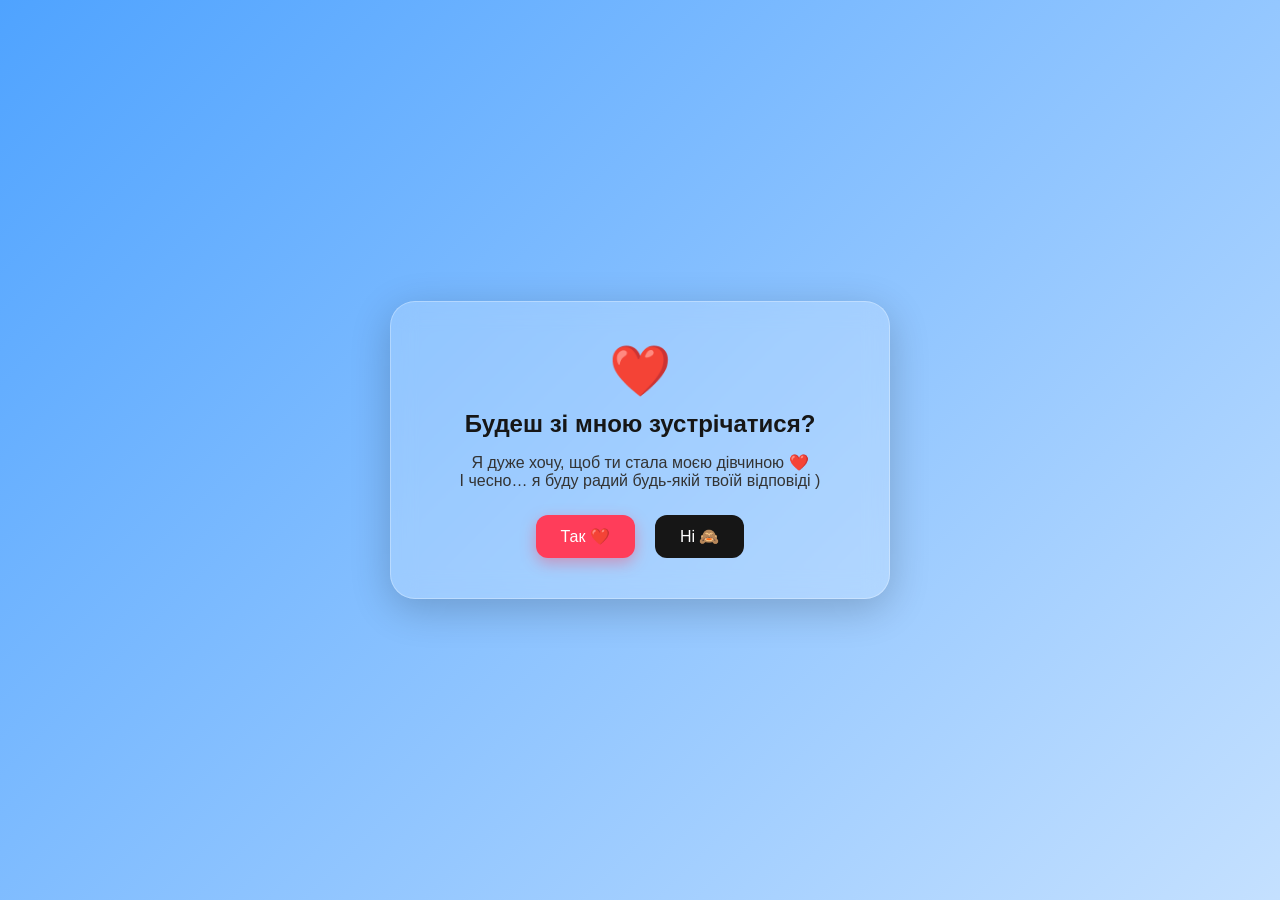
<file: index.html>
<!DOCTYPE html>
<html lang="uk">
<head>
    <meta charset="UTF-8">
    <meta name="viewport" content="width=device-width, initial-scale=1.0">
    <title>❤️ Для тебе ❤️</title>

    <link rel="stylesheet" href="style.css">
</head>
<body>

<div class="background"></div>

<div class="hearts"></div>

<div class="question-box">

    <h1>❤️</h1>

    <h2>Будеш зі мною зустрічатися?</h2>

    <p>
       Я дуже хочу, щоб ти стала моєю дівчиною ❤️ <br> І чесно… я буду радий будь-якій твоїй відповіді )
    </p>

    <div class="buttons">

        <button id="yesBtn">
            Так ❤️
        </button>

        <button id="noBtn">
            Ні 🙈
        </button>

    </div>

</div>

<script src="script.js"></script>

</body>
</html>
</file>
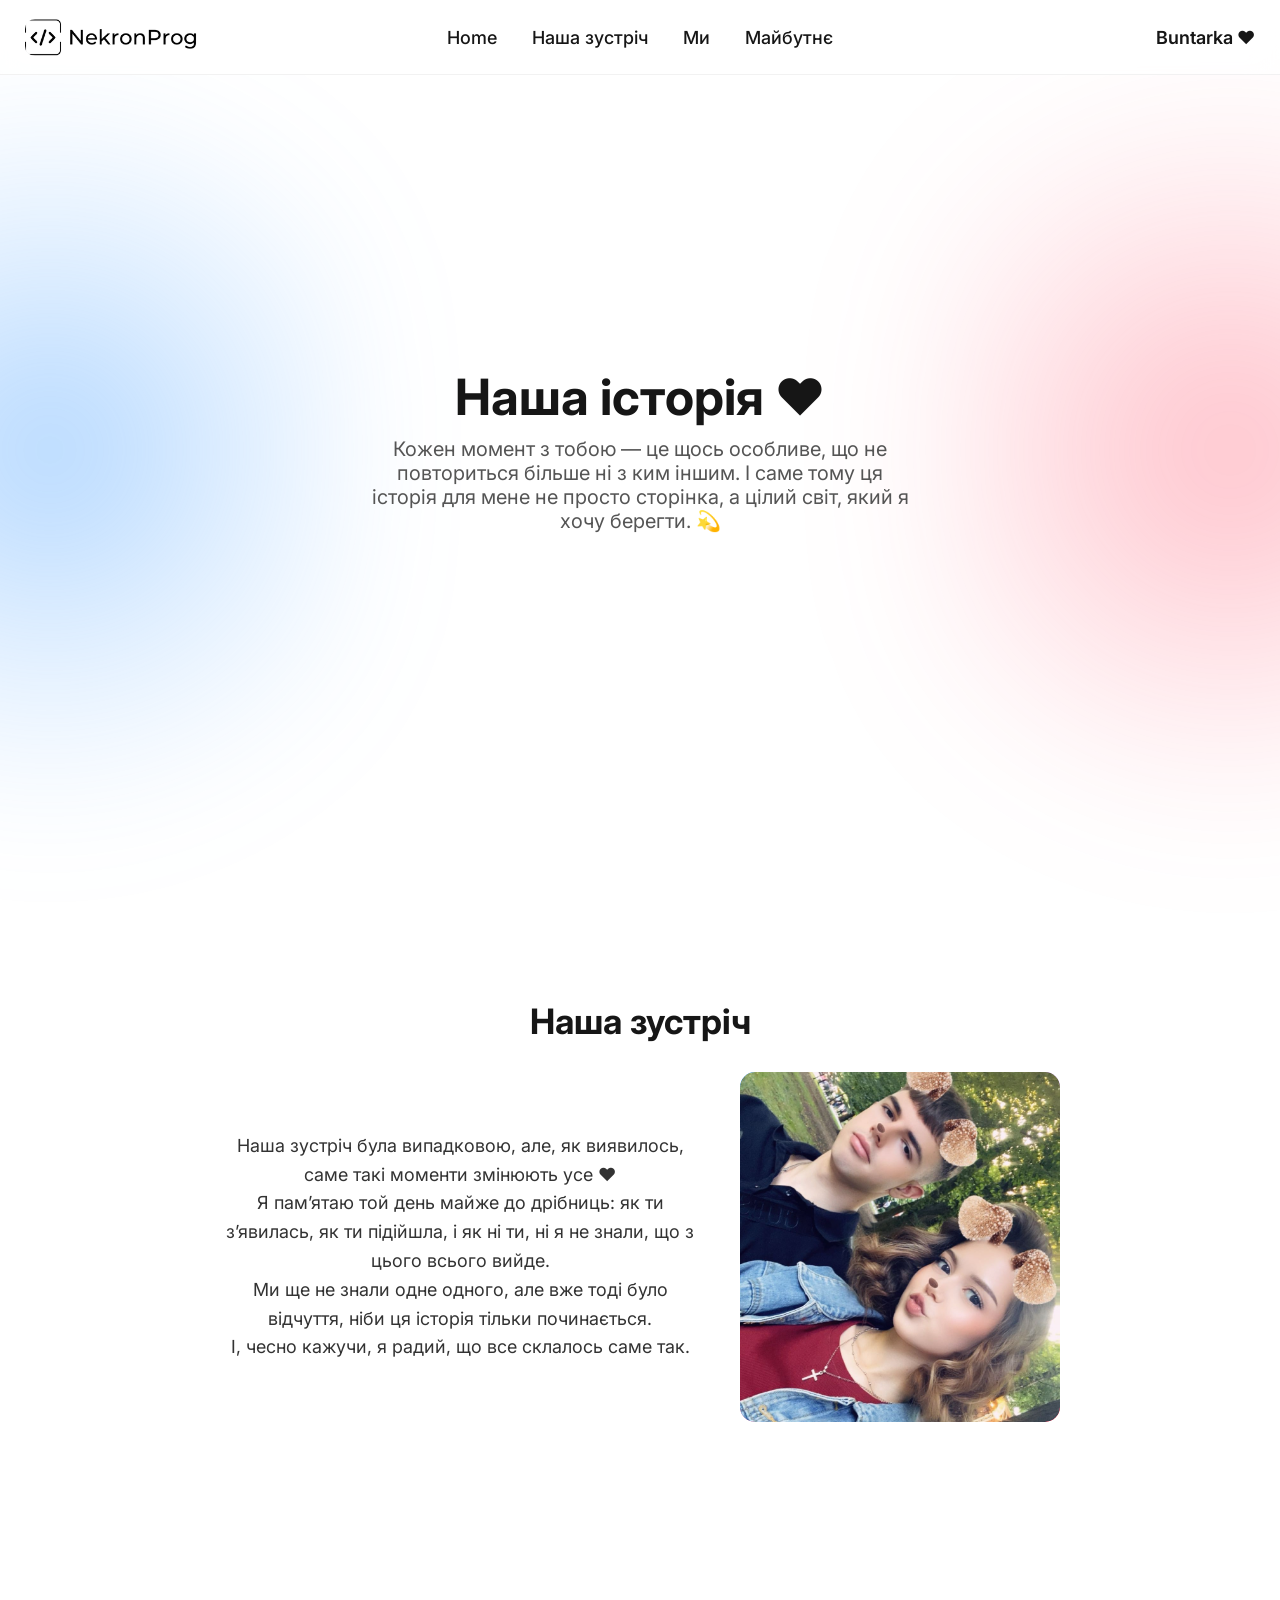
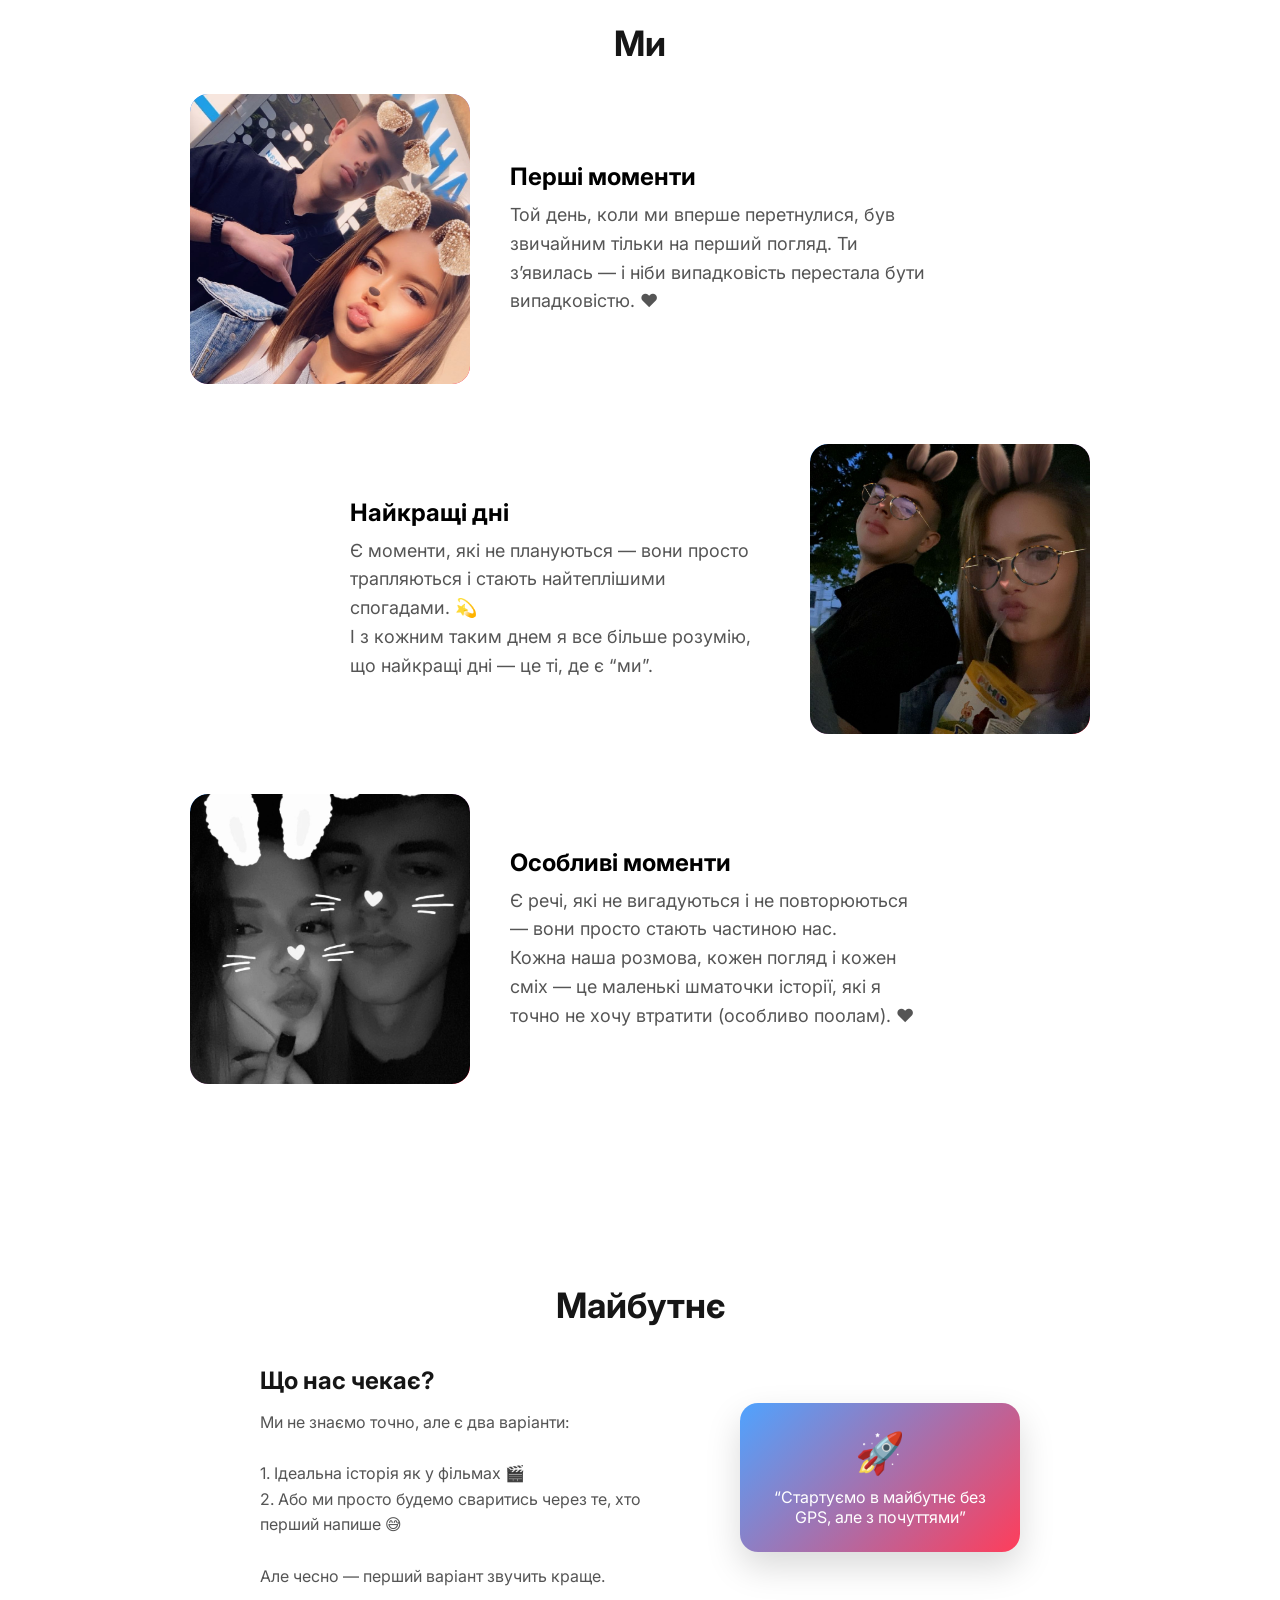
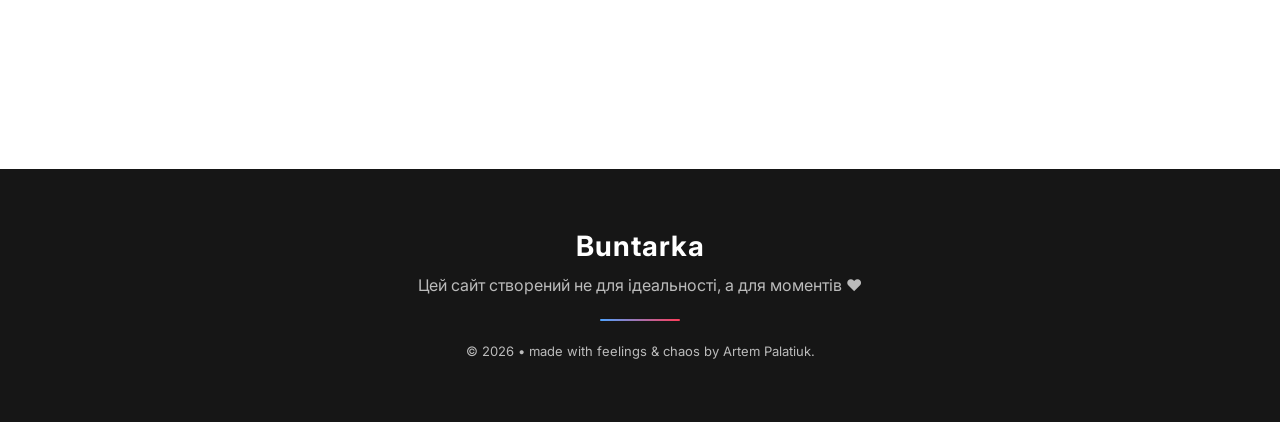
<file: main.html>
<!DOCTYPE html>
<html lang="uk">
<head>
    <meta charset="UTF-8">
    <meta name="viewport" content="width=device-width, initial-scale=1.0">
    <title>Наша історія ❤️</title>

    <!-- FONT -->
    <link rel="preconnect" href="https://fonts.googleapis.com">
    <link rel="preconnect" href="https://fonts.gstatic.com" crossorigin>
    <link href="https://fonts.googleapis.com/css2?family=Poppins:wght@300;400;500;600;700&display=swap" rel="stylesheet">

    <!-- CSS -->
    <link rel="stylesheet" href="main.css">
</head>

<body>

<!-- ================= HEADER ================= -->
<header class="header">

    <!-- LEFT LOGO -->
    <div class="logo">
        <img src="images/NekronProg.png" alt="logo">
    </div>

    <!-- CENTER NAV -->
    <nav class="nav-center">
        <a href="#home">Home</a>
        <a href="#meet">Наша зустріч</a>
        <a href="#we">Ми</a>
        <a href="#future">Майбутнє</a>
    </nav>

    <!-- RIGHT TEXT -->
    <div class="brand-text">
        Buntarka ❤️
    </div>

</header>

<!-- ================= HERO ================= -->
<section id="home" class="hero">
    <h1>Наша історія ❤️</h1>
    <p>Кожен момент з тобою — це щось особливе, що не повториться більше ні з ким іншим.
І саме тому ця історія для мене не просто сторінка, а цілий світ, який я хочу берегти. 💫</p>
</section>

<!-- ================= MEET ================= -->
<section id="meet" class="section">
    <h2>Наша зустріч</h2>

    <div class="block">
        <div class="text">
            <p>
    Наша зустріч була випадковою, але, як виявилось, саме такі моменти змінюють усе ❤️<br>Я пам’ятаю той день майже до дрібниць: як ти з’явилась, як ти підійшла, і як ні ти, ні я не знали, що з цього всього вийде.<br>Ми ще не знали одне одного, але вже тоді було відчуття, ніби ця історія тільки починається.<br>І, чесно кажучи, я радий, що все склалось саме так.
</p>
        </div>

        <div class="img-placeholder">
            <img src="images/IMG_7704.JPG" alt="meeting photo">
        </div>
    </div>
</section>

<!-- ================= WE ================= -->
<section id="we" class="section">
    <h2>Ми</h2>

    <div class="we-wrapper">

        <div class="we-item">
            <div class="we-img">
                <img src="images/IMG_7583.JPG" alt="photo1">
            </div>
            <div class="we-text">
                <h3>Перші моменти</h3>
                <p>Той день, коли ми вперше перетнулися, був звичайним тільки на перший погляд.
                Ти з’явилась — і ніби випадковість перестала бути випадковістю. ❤️</p>
            </div>
        </div>

        <div class="we-item reverse">
            <div class="we-img">
                <img src="images/IMG_7579.JPG" alt="photo2">
            </div>
            <div class="we-text">
                <h3>Найкращі дні</h3>
                <p>Є моменти, які не плануються — вони просто трапляються і стають найтеплішими спогадами. 💫 <br>
                  І з кожним таким днем я все більше розумію, що найкращі дні — це ті, де є “ми”.</p>
            </div>
        </div>

        <div class="we-item">
            <div class="we-img">
                <img src="images/IMG_7684.JPG" alt="photo3">
            </div>
            <div class="we-text">
                <h3>Особливі моменти</h3>
                <p>Є речі, які не вигадуються і не повторюються — вони просто стають частиною нас. <br>
Кожна наша розмова, кожен погляд і кожен сміх — це маленькі шматочки історії, які я точно не хочу втратити (особливо поолам). ❤️</p>
            </div>
        </div>

    </div>
</section>

<!-- ================= FUTURE ================= -->
<section id="future" class="section future">

    <h2>Майбутнє</h2>

    <div class="future-box">

        <div class="future-text">
            <h3>Що нас чекає?</h3>
            <p>
                Ми не знаємо точно, але є два варіанти:<br><br>
                1. Ідеальна історія як у фільмах 🎬<br>
                2. Або ми просто будемо сваритись через те, хто перший напише 😅<br><br>

                Але чесно — перший варіант звучить краще.
            </p>
        </div>

        <div class="future-card">
            <div class="future-icon">🚀</div>
            <p>“Стартуємо в майбутнє без GPS, але з почуттями”</p>
        </div>

    </div>

</section>

<!-- ================= FOOTER ================= -->
<footer class="footer">

    <div class="footer-content">

        <h3>Buntarka</h3>

        <p>Цей сайт створений не для ідеальності, а для моментів ❤️</p>

        <div class="footer-line"></div>

        <p class="footer-small">
            © 2026 • made with feelings & chaos by Artem Palatiuk.
        </p>

    </div>

</footer>

<script src="main.js"></script>

</body>
</html>
</file>
<file: style.css>
/* =========================
   RESET
========================= */
* {
    margin: 0;
    padding: 0;
    box-sizing: border-box;
    font-family: Arial, sans-serif;
}

/* =========================
   BODY
========================= */
body {
    height: 100vh;
    overflow: hidden;

    display: flex;
    justify-content: center;
    align-items: center;

    background: linear-gradient(135deg, #4fa3ff, #ffffff, #ff3d5a);
    background-size: 300% 300%;
    animation: bgMove 8s ease infinite alternate;
}

@keyframes bgMove {
    0% { background-position: 0% 50%; }
    100% { background-position: 100% 50%; }
}

/* =========================
   HEARTS
========================= */
.hearts {
    position: absolute;
    width: 100%;
    height: 100%;
    pointer-events: none;
    top: 0;
    left: 0;
    overflow: hidden;
}

.heart {
    position: absolute;
    color: #ff3d5a;
    font-size: 20px;
    animation: floatUp 4s linear forwards;
    opacity: 0.8;
}

@keyframes floatUp {
    0% { transform: translateY(100vh); opacity: 0; }
    50% { opacity: 1; }
    100% { transform: translateY(-10vh); opacity: 0; }
}

/* =========================
   QUESTION BOX
========================= */
.question-box {
    width: 90%;
    max-width: 500px;
    padding: 40px;
    text-align: center;

    background: rgba(255,255,255,0.2);
    border: 1px solid rgba(255,255,255,0.3);
    backdrop-filter: blur(12px);

    border-radius: 25px;
    box-shadow: 0 10px 40px rgba(0,0,0,0.2);

    position: relative;

    transition:
        left 0.65s cubic-bezier(0.25, 1, 0.5, 1),
        top 0.65s cubic-bezier(0.25, 1, 0.5, 1),
        transform 0.4s ease;
}

/* TEXT */
.question-box h1 {
    font-size: 50px;
    margin-bottom: 10px;
}

.question-box h2 {
    font-size: 24px;
    color: #161616;
    margin-bottom: 15px;
}

.question-box p {
    font-size: 16px;
    color: #333;
    margin-bottom: 25px;
}

/* =========================
   BUTTONS
========================= */
.buttons {
    display: flex;
    justify-content: center;
    gap: 20px;
}

button {
    padding: 12px 25px;
    border: none;
    border-radius: 12px;
    cursor: pointer;
    font-size: 16px;
    transition: 0.25s ease;
}

/* YES */
#yesBtn {
    background: #ff3d5a;
    color: white;
    box-shadow: 0 5px 15px rgba(255, 61, 90, 0.4);
}

#yesBtn:hover {
    transform: scale(1.05);
}

#yesBtn:active {
    transform: scale(0.95);
}

/* NO */
#noBtn {
    background: #161616;
    color: white;
}

/* 🔥 ФІКС — щоб "Ні" НЕ збільшувалась */
#noBtn:active {
    transform: none !important;
}

/* =========================
   RESPONSIVE (SAFE)
========================= */

/* LAPTOP */
@media (max-width: 1200px) {
    .question-box {
        transform: scale(0.98);
    }
}

/* TABLET */
@media (max-width: 992px) {
    .question-box {
        transform: scale(0.95);
    }
}

/* BIG PHONE */
@media (max-width: 768px) {
    .question-box {
        transform: scale(0.9);
    }
}

/* PHONE */
@media (max-width: 480px) {
    .question-box {
        transform: scale(0.85);
    }

    .buttons {
        gap: 12px;
    }

    button {
        font-size: 15px;
        padding: 12px 18px;
    }
}
</file>
<file: main.css>
/* ========================= FONT ========================= */ @import url('https://fonts.googleapis.com/css2?family=Inter:wght@300;400;500;600;700&display=swap'); /* ========================= RESET ========================= */ * { margin: 0; padding: 0; box-sizing: border-box; } /* ========================= GLOBAL ========================= */ html { scroll-behavior: smooth; } body { font-family: "Inter", system-ui, -apple-system, "Segoe UI", Roboto, Arial, "Noto Sans", sans-serif; -webkit-font-smoothing: antialiased; position: relative; } /* ========================= GLOW BACKGROUND (FONARI) ========================= */ body::before { content: ""; position: fixed; top: 0; left: -250px; width: 600px; height: 100vh; background: radial-gradient( circle at center, rgba(79, 163, 255, 0.45), rgba(79, 163, 255, 0.18), transparent 70% ); filter: blur(60px); pointer-events: none; z-index: 0; } body::after { content: ""; position: fixed; top: 0; right: -250px; width: 600px; height: 100vh; background: radial-gradient( circle at center, rgba(255, 61, 90, 0.35), rgba(255, 61, 90, 0.15), transparent 70% ); filter: blur(70px); pointer-events: none; z-index: 0; } /* ========================= MAIN WRAPPER ========================= */ .main-page { background: #fff; overflow-x: hidden; position: relative; z-index: 1; } /* ========================= HEADER ========================= */ .header { position: fixed; top: 0; left: 0; width: 100%; height: 75px; display: flex; align-items: center; padding: 0 25px; background: rgba(255,255,255,0.75); backdrop-filter: blur(15px); border-bottom: 1px solid rgba(0,0,0,0.05); z-index: 1000; } /* ========================= LEFT LOGO ========================= */ .logo { display: flex; align-items: center; flex-shrink: 0; min-width: 70px; } .logo img { height: 37px; object-fit: cover; border-radius: 10px; display: block; } /* ========================= CENTER NAV ========================= */ .nav-center { position: absolute; left: 50%; transform: translateX(-50%); display: flex; gap: 35px; align-items: center; } .nav-center a { text-decoration: none; color: #161616; font-weight: 500; font-size: 18px; position: relative; transition: 0.3s ease; } .nav-center a::after { content: ''; position: absolute; bottom: -6px; left: 0; width: 0%; height: 2px; background: #ff3d5a; transition: 0.3s ease; } .nav-center a:hover { color: #ff3d5a; } .nav-center a:hover::after { width: 100%; } /* ========================= RIGHT BRAND TEXT ========================= */ .brand-text { margin-left: auto; font-size: 18px; font-weight: 600; color: #161616; display: flex; align-items: center; } /* ========================= HERO ========================= */ .hero { height: 100vh; display: flex; flex-direction: column; justify-content: center; align-items: center; text-align: center; position: relative; z-index: 2; } .hero h1 { font-size: 50px; color: #161616; } .hero p { font-size: 20px; color: #555; margin-top: 10px; width: 550px;} /* ========================= SECTIONS ========================= */ .section { padding: 100px 20px; text-align: center; position: relative; z-index: 2; } .section h2 { font-size: 35px; margin-bottom: 30px; color: #161616; } /* ========================= BLOCK ========================= */ .block { display: flex; justify-content: center; align-items: center; gap: 40px; flex-wrap: wrap; } .text { max-width: 480px; color: #333; line-height: 1.6; } .text p{ font-size: 18px; } /* ========================= IMAGE PLACEHOLDER ========================= */ .img-placeholder { width: 320px; height: 350px; background: linear-gradient(135deg, #4fa3ff, #ff3d5a); border-radius: 15px; display: flex; justify-content: center; align-items: center; color: white; font-weight: 600; transition: 0.3s ease; } .img-placeholder:hover { transform: scale(1.05); } /* ========================= GALLERY ========================= */ .gallery { display: flex; gap: 15px; justify-content: center; flex-wrap: wrap; } /* ========================= CARDS ========================= */ .cards { display: flex; gap: 20px; justify-content: center; flex-wrap: wrap; } .card { width: 260px; padding: 20px; border-radius: 15px; background: #fff; box-shadow: 0 10px 30px rgba(0,0,0,0.08); transition: 0.3s ease; } .card:hover { transform: translateY(-6px); box-shadow: 0 15px 40px rgba(0,0,0,0.12); } /* ========================= WE SECTION ========================= */ .we-wrapper { display: flex; flex-direction: column; gap: 60px; align-items: center; } .we-item { display: flex; align-items: center; gap: 40px; max-width: 900px; width: 100%; } .we-item.reverse { flex-direction: row-reverse; } .we-img { width: 280px; height: 290px; border-radius: 18px; background: linear-gradient(135deg, #4fa3ff, #ff3d5a); display: flex; justify-content: center; align-items: center; color: white; font-weight: 600; transition: 0.3s ease; } .we-img:hover { transform: scale(1.05) rotate(-1deg); } .we-text { text-align: left; max-width: 420px; } .we-text h3 { font-size: 24px; margin-bottom: 10px; } .we-text p { color: #555; line-height: 1.6; font-size: 18px;} /* ========================= FUTURE SECTION ========================= */ .future { background: transparent; } .future-box { display: flex; justify-content: center; align-items: center; gap: 60px; flex-wrap: wrap; margin-top: 40px; } .future-text { max-width: 420px; text-align: left; } .future-text h3 { font-size: 24px; margin-bottom: 15px; color: #161616; } .future-text p { color: #555; line-height: 1.6; } .future-card { width: 280px; padding: 25px; border-radius: 18px; background: linear-gradient(135deg, #4fa3ff, #ff3d5a); color: white; text-align: center; box-shadow: 0 15px 35px rgba(0,0,0,0.15); transition: 0.3s ease; } .future-card:hover { transform: translateY(-8px) rotate(-1deg); } .future-icon { font-size: 40px; margin-bottom: 10px; } /* ========================= FOOTER UPGRADE ========================= */ .footer { width: 100%; padding: 60px 20px; background: #161616; color: white; text-align: center; margin-top: 80px; position: relative; z-index: 2; } /* content */ .footer-content { max-width: 600px; margin: 0 auto; } /* title */ .footer-content h3 { font-size: 28px; margin-bottom: 10px; letter-spacing: 1px; } /* text */ .footer-content p { color: #bbb; line-height: 1.6; margin-top: 10px; } /* line */ .footer-line { width: 80px; height: 2px; background: linear-gradient(90deg, #4fa3ff, #ff3d5a); margin: 20px auto; border-radius: 10px; } /* small text */ .footer-small { font-size: 13px; color: #777; margin-top: 10px; } 


/* ===== LAPTOP ===== */
@media (max-width: 1200px) {
    .nav-center {
        gap: 28px;
    }

    .nav-center a {
        font-size: 18px;
    }

    .logo img {
        height: 34px;
    }
}

/* ===== TABLET ===== */
@media (max-width: 992px) {

    .header {
        padding: 0 15px;
    }

    .nav-center {
        gap: 22px;
    }

    .nav-center a {
        font-size: 17px;
    }

    .brand-text {
        font-size: 16px;
    }

    .logo img {
        height: 30px;
    }

    /* 🔥 WE SECTION FIX */
    .we-item {
        gap: 25px;
    }

    .we-text {
        max-width: 320px;
    }

    .we-text h3 {
        font-size: 20px;
    }

    .we-text p {
        font-size: 15px;
    }

    .we-img {
        transform: scale(0.95);
    }
}

/* ===== SMALL TABLET / BIG PHONE ===== */
@media (max-width: 768px) {

    .header {
        height: 65px;
    }

    .logo img {
        height: 28px;
    }

    .nav-center {
        gap: 14px;
    }

    .nav-center a {
        font-size: 16px;
    }

    .brand-text {
        font-size: 15px;
    }

    /* 🔥 WE SECTION FIX */
    .we-item {
        flex-direction: column;
        text-align: center;
    }

    .we-text {
        max-width: 100%;
    }

    .we-text h3 {
        font-size: 18px;
    }

    .we-text p {
        font-size: 14px;
    }

    .we-img {
        width: 220px;
        height: 220px;
        transform: scale(0.9);
    }
}

/* ===== PHONE ===== */
@media (max-width: 480px) {

    .header {
        height: auto;
        flex-direction: column;
        padding: 10px;
        gap: 6px;
        justify-content: flex-start;
        align-items: center;
    }

    .logo img {
        display: none;
    }

    .brand-text {
        width: 100%;
        margin-left: 0;
        display: flex;
        justify-content: center;
        text-align: center;
        font-size: 22px;
        font-weight: 700;
        order: 0;
    }

    .nav-center {
        position: static;
        transform: none;
        width: 100%;
        display: flex;
        justify-content: center;
        flex-wrap: wrap;
        gap: 14px;
        order: 1;
    }

    .nav-center a {
      padding-top: 10px;
        font-size: 16px;
        font-weight: 500;
    }

    .hero h1{
      font-size: 45px;
    }

    .text p{
      font-size: 16px;
      margin-bottom: -30px;
    }

    .img-placeholder{
      width: 320px;
      height: 320px;
      transform: scale(0.85);
    }

    /* 🔥 WE SECTION FIX MOBILE */
    .we-text h3 {
        font-size: 20px;
    }

    .we-text p {
        font-size: 17px;
    }

    .we-img {
        width: 300px;
        height: 300px;
        transform: scale(0.85);
    }
}

/* ========================= IMAGE FIX ========================= */

img {
    max-width: 100%;
    height: auto;
    display: block;
}

.img-placeholder img,
.we-img img,
.card img {
    width: 100%;
    height: 100%;
    object-fit: cover;
    border-radius: inherit;
}

.img-placeholder,
.we-img,
.card {
    overflow: hidden;
}


/* =========================
   HERO RESPONSIVE
========================= */

/* ===== TABLET ===== */
@media (max-width: 992px) {
    .hero h1 {
        font-size: 42px;
    }

    .hero p {
        font-size: 18px;
        width: 90%;
    }
}

/* ===== SMALL TABLET ===== */
@media (max-width: 768px) {
    .hero h1 {
        font-size: 36px;
    }

    .hero p {
        font-size: 17px;
        width: 85%;
    }
}

/* ===== PHONE ===== */
@media (max-width: 480px) {
    .hero {
        padding: 0 15px;
    }

    .hero h1 {
        font-size: 30px;
    }

    .hero p {
        font-size: 16px;
        width: 100%;
    }
}
</file>
